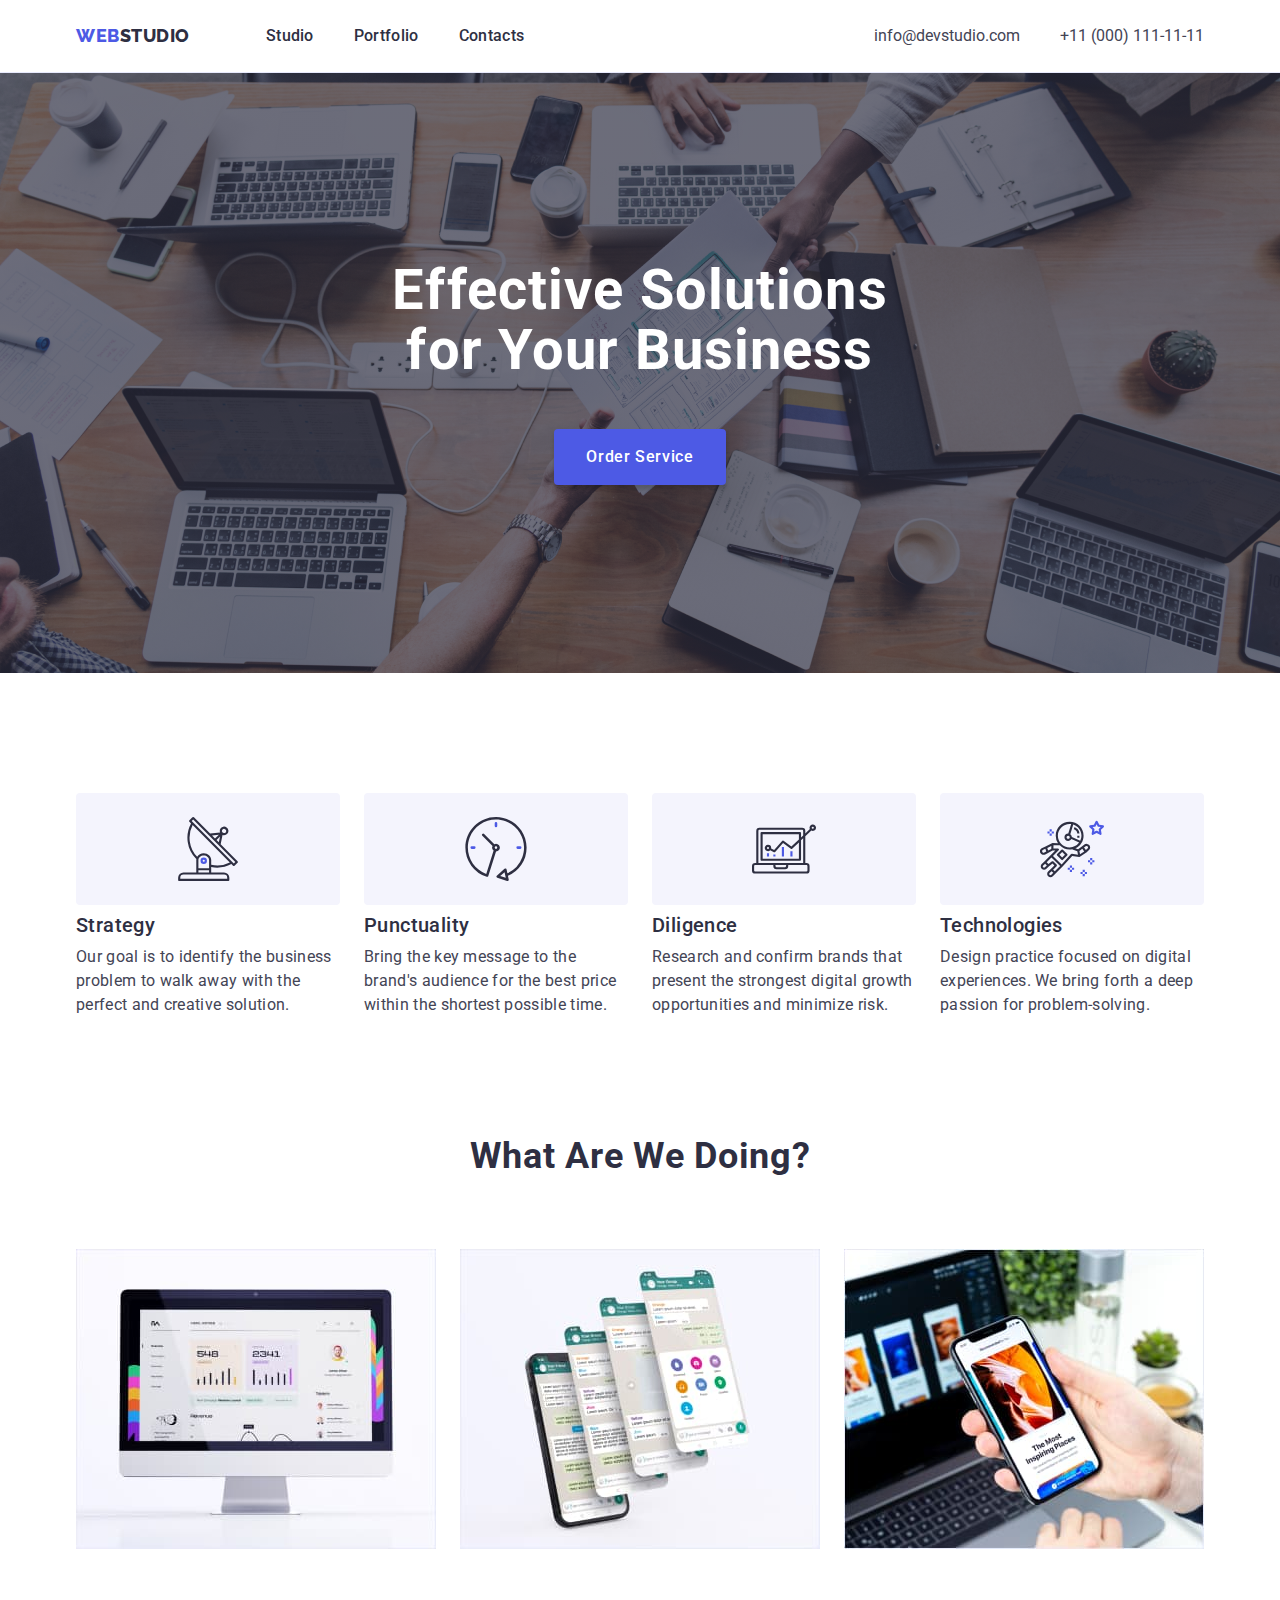
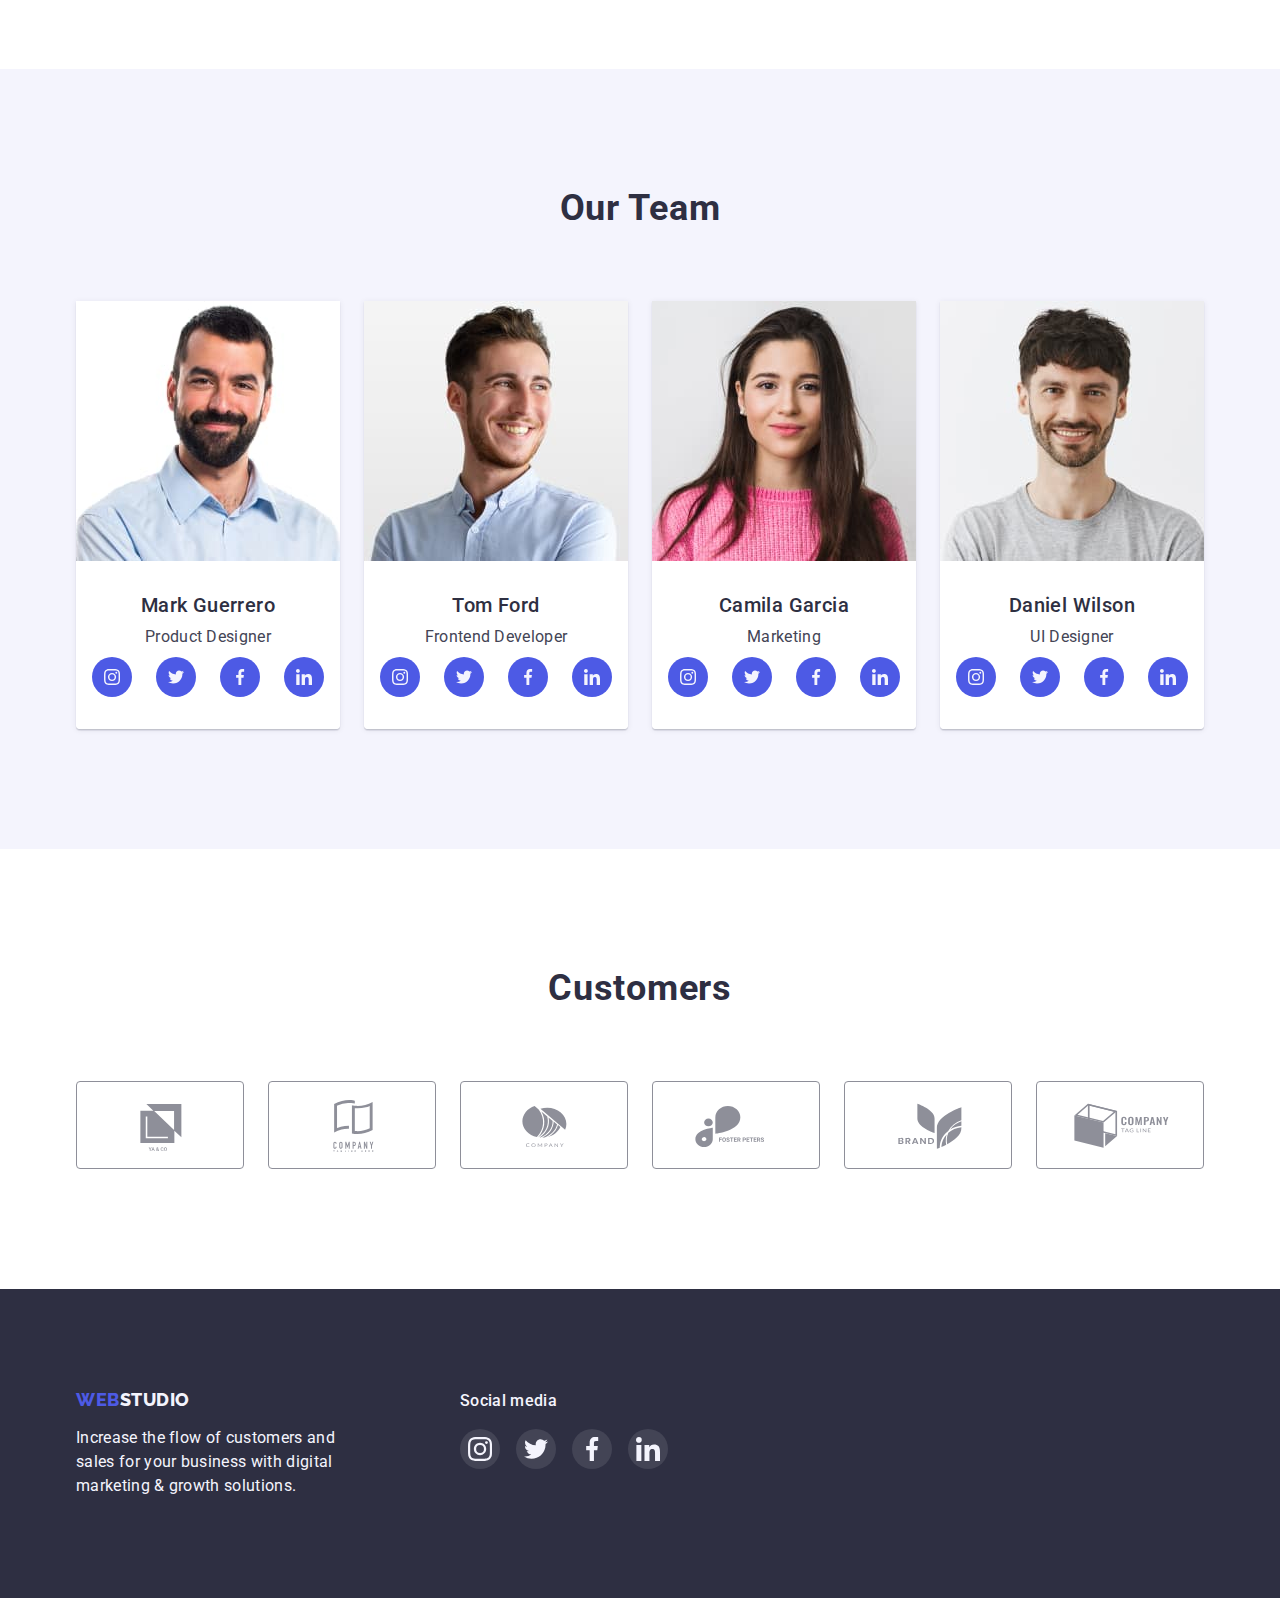
<file: index.html>
<!DOCTYPE html>
<html lang="en">
  <head>
    <meta charset="UTF-8" />
    <meta http-equiv="X-UA-Compatible" content="IE=edge" />
    <meta name="viewport" content="width=device-width, initial-scale=1.0" />
    <title>Studio</title>
    <link rel="preconnect" href="https://fonts.googleapis.com" />
    <link rel="preconnect" href="https://fonts.gstatic.com" crossorigin />
    <link
      href="https://fonts.googleapis.com/css2?family=Raleway:wght@800&family=Roboto:wght@400;500;700;900&display=swap"
      rel="stylesheet"
    />
    <link
      rel="stylesheet"
      href="https://cdnjs.cloudflare.com/ajax/libs/modern-normalize/1.1.0/modern-normalize.min.css"
    />
    <link rel="stylesheet" href="./css/styles.css" />
  </head>
  <body>
    <!-- Header -->
    <header class="page-header">
      <div class="container header">
        <nav class="navbar">
          <a href="./index.html" class="logo"
            ><span class="logo-web">WEB</span>STUDIO</a
          >
          <ul class="list">
            <li class="list-item">
              <a href="" class="link">Studio</a>
            </li>
            <li class="list-item">
              <a href="./portfolio.html" class="link">Portfolio</a>
            </li>
            <li class="list-item">
              <a href="" class="link">Contacts</a>
            </li>
          </ul>
        </nav>
        <ul class="contacts">
          <li>
            <a href="mailto:info@devstudio.com" class="link"
              >info@devstudio.com</a
            >
          </li>
          <li>
            <a href="tel:+110001111111" class="link">+11 (000) 111-11-11</a>
          </li>
        </ul>
      </div>
    </header>
    <!-- Main content -->
    <main>
      <!-- Hero -->
      <section class="hero-section">
        <div class="container hero">
          <h1 class="hero-title">Effective Solutions for Your Business</h1>
          <button type="button" class="hero-button">Order Service</button>
        </div>
      </section>
      <!-- Our values -->
      <section class="section our-values-section">
        <div class="container">
          <h2 class="visually-hidden">Our values</h2>
          <ul class="our-values-list">
            <li class="values-list-item">
              <div class="values-icon-container">
                <svg class="values-icon" width="64" height="64">
                  <use href="./images/icons.svg#icon-antenna"></use>
                </svg>
              </div>
              <h3>Strategy</h3>
              <p>
                Our goal is to identify the business problem to walk away with
                the perfect and creative solution.
              </p>
            </li>
            <li class="values-list-item">
              <div class="values-icon-container">
                <svg class="values-icon" width="64" height="64">
                  <use href="./images/icons.svg#icon-clock"></use>
                </svg>
              </div>
              <h3>Punctuality</h3>
              <p>
                Bring the key message to the brand's audience for the best price
                within the shortest possible time.
              </p>
            </li>
            <li class="values-list-item">
              <div class="values-icon-container">
                <svg class="values-icon" width="64" height="64">
                  <use href="./images/icons.svg#icon-diagram"></use>
                </svg>
              </div>
              <h3>Diligence</h3>
              <p>
                Research and confirm brands that present the strongest digital
                growth opportunities and minimize risk.
              </p>
            </li>
            <li class="values-list-item">
              <div class="values-icon-container">
                <svg class="values-icon" width="64" height="64">
                  <use href="./images/icons.svg#icon-astronaut"></use>
                </svg>
              </div>
              <h3>Technologies</h3>
              <p>
                Design practice focused on digital experiences. We bring forth a
                deep passion for problem-solving.
              </p>
            </li>
          </ul>
        </div>
      </section>
      <!-- What are we doing? -->
      <section class="section our-job-section">
        <div class="container">
          <h2 class="our-job-header">What are we doing?</h2>
          <ul class="our-job-list">
            <li>
              <img src="./images/img-1.jpeg" alt="Macbook" width="360" />
            </li>
            <li>
              <img src="./images/img-2.jpeg" alt="Phone screen" width="360" />
            </li>
            <li>
              <img
                src="./images/img-3.jpeg"
                alt="A man holds an iPhone"
                width="360"
              />
            </li>
          </ul>
        </div>
      </section>
      <!-- Our Team -->
      <section class="section our-team-section">
        <div class="container">
          <h2 class="our-team-header">Our Team</h2>
          <ul class="our-team-list">
            <li class="team-list-item">
              <img
                src="./images/mark.jpeg"
                alt="Mark Guerrero"
                width="264"
                height="260"
              />
              <div class="member-content">
                <h3>Mark Guerrero</h3>
                <p>Product Designer</p>
                <ul class="sm-list">
                  <li class="sm-list-item">
                    <a href="" class="sm-link">
                      <svg class="sm-icon" width="16" height="16">
                        <use href="./images/icons.svg#icon-instagram"></use>
                      </svg>
                    </a>
                  </li>
                  <li class="sm-list-item">
                    <a href="" class="sm-link">
                      <svg class="sm-icon" width="16" height="16">
                        <use href="./images/icons.svg#icon-twitter2"></use>
                      </svg>
                    </a>
                  </li>
                  <li class="sm-list-item">
                    <a href="" class="sm-link">
                      <svg class="sm-icon" width="16" height="16">
                        <use href="./images/icons.svg#icon-facebook"></use>
                      </svg>
                    </a>
                  </li>
                  <li class="sm-list-item">
                    <a href="" class="sm-link">
                      <svg class="sm-icon" width="16" height="16">
                        <use href="./images/icons.svg#icon-linkedin"></use>
                      </svg>
                    </a>
                  </li>
                </ul>
              </div>
            </li>
            <li class="team-list-item">
              <img
                src="./images/tomford.jpeg"
                alt="Tom Ford"
                width="264"
                height="260"
              />
              <div class="member-content">
                <h3>Tom Ford</h3>
                <p>Frontend Developer</p>
                <ul class="sm-list">
                  <li class="sm-list-item">
                    <a href="" class="sm-link">
                      <svg class="sm-icon" width="16" height="16">
                        <use href="./images/icons.svg#icon-instagram"></use>
                      </svg>
                    </a>
                  </li>
                  <li class="sm-list-item">
                    <a href="" class="sm-link">
                      <svg class="sm-icon" width="16" height="16">
                        <use href="./images/icons.svg#icon-twitter2"></use>
                      </svg>
                    </a>
                  </li>
                  <li class="sm-list-item">
                    <a href="" class="sm-link">
                      <svg class="sm-icon" width="16" height="16">
                        <use href="./images/icons.svg#icon-facebook"></use>
                      </svg>
                    </a>
                  </li>
                  <li class="sm-list-item">
                    <a href="" class="sm-link">
                      <svg class="sm-icon" width="16" height="16">
                        <use href="./images/icons.svg#icon-linkedin"></use>
                      </svg>
                    </a>
                  </li>
                </ul>
              </div>
            </li>
            <li class="team-list-item">
              <img
                src="./images/camila.jpeg"
                alt="Camila Garcia"
                width="264"
                height="260"
              />
              <div class="member-content">
                <h3>Camila Garcia</h3>
                <p>Marketing</p>
                <ul class="sm-list">
                  <li class="sm-list-item">
                    <a href="" class="sm-link">
                      <svg class="sm-icon" width="16" height="16">
                        <use href="./images/icons.svg#icon-instagram"></use>
                      </svg>
                    </a>
                  </li>
                  <li class="sm-list-item">
                    <a href="" class="sm-link">
                      <svg class="sm-icon" width="16" height="16">
                        <use href="./images/icons.svg#icon-twitter2"></use>
                      </svg>
                    </a>
                  </li>
                  <li class="sm-list-item">
                    <a href="" class="sm-link">
                      <svg class="sm-icon" width="16" height="16">
                        <use href="./images/icons.svg#icon-facebook"></use>
                      </svg>
                    </a>
                  </li>
                  <li class="sm-list-item">
                    <a href="" class="sm-link">
                      <svg class="sm-icon" width="16" height="16">
                        <use href="./images/icons.svg#icon-linkedin"></use>
                      </svg>
                    </a>
                  </li>
                </ul>
              </div>
            </li>
            <li class="team-list-item">
              <img
                src="./images/daniel.jpeg"
                alt="Daniel Wilson"
                width="264"
                height="260"
              />
              <div class="member-content">
                <h3>Daniel Wilson</h3>
                <p>UI Designer</p>
                <ul class="sm-list">
                  <li class="sm-list-item">
                    <a href="" class="sm-link">
                      <svg class="sm-icon" width="16" height="16">
                        <use href="./images/icons.svg#icon-instagram"></use>
                      </svg>
                    </a>
                  </li>
                  <li class="sm-list-item">
                    <a href="" class="sm-link">
                      <svg class="sm-icon" width="16" height="16">
                        <use href="./images/icons.svg#icon-twitter2"></use>
                      </svg>
                    </a>
                  </li>
                  <li class="sm-list-item">
                    <a href="" class="sm-link">
                      <svg class="sm-icon" width="16" height="16">
                        <use href="./images/icons.svg#icon-facebook"></use>
                      </svg>
                    </a>
                  </li>
                  <li class="sm-list-item">
                    <a href="" class="sm-link">
                      <svg class="sm-icon" width="16" height="16">
                        <use href="./images/icons.svg#icon-linkedin"></use>
                      </svg>
                    </a>
                  </li>
                </ul>
              </div>
            </li>
          </ul>
        </div>
      </section>
      <!-- Customers section -->
      <section class="section customers-section">
        <div class="container">
          <h2 class="customers-header">Customers</h2>
          <ul class="customers-list">
            <li class="customers-list-item">
              <a href="" class="customers-link">
                <svg class="customers-icon" width="104" height="56">
                  <use href="./images/icons.svg#icon-yako"></use>
                </svg>
              </a>
            </li>
            <li class="customers-list-item">
              <a href="" class="customers-link">
                <svg class="customers-icon" width="104" height="56">
                  <use href="./images/icons.svg#icon-taglinehere"></use>
                </svg>
              </a>
            </li>
            <li class="customers-list-item">
              <a href="" class="customers-link">
                <svg class="customers-icon" width="104" height="56">
                  <use href="./images/icons.svg#icon-company"></use>
                </svg>
              </a>
            </li>
            <li class="customers-list-item">
              <a href="" class="customers-link">
                <svg class="customers-icon" width="104" height="56">
                  <use href="./images/icons.svg#icon-foster"></use>
                </svg>
              </a>
            </li>
            <li class="customers-list-item">
              <a href="" class="customers-link">
                <svg class="customers-icon" width="104" height="56">
                  <use href="./images/icons.svg#icon-brand"></use>
                </svg>
              </a>
            </li>
            <li class="customers-list-item">
              <a href="" class="customers-link">
                <svg class="customers-icon" width="104" height="56">
                  <use href="./images/icons.svg#icon-tagline"></use>
                </svg>
              </a>
            </li>
          </ul>
        </div>
      </section>
    </main>
    <!-- Footer -->
    <footer class="site-footer">
      <div class="container footer-container">
        <div class="footer-content">
          <a href="./index.html" class="logo"
            ><span class="logo-web">WEB</span>STUDIO</a
          >
          <p>
            Increase the flow of customers and sales for your business with
            digital marketing & growth solutions.
          </p>
        </div>
        <div class="footer-sm">
          <p class="footer-sm-par">Social media</p>
          <ul class="footer-sm-list">
            <li class="footer-sm-list-item">
              <a href="" class="footer-sm-link">
                <svg class="footer-sm-icon" width="24" height="24">
                  <use href="./images/icons.svg#icon-instagram"></use>
                </svg>
              </a>
            </li>
            <li class="footer-sm-list-item">
              <a href="" class="footer-sm-link">
                <svg class="footer-sm-icon" width="24" height="24">
                  <use href="./images/icons.svg#icon-twitter2"></use>
                </svg>
              </a>
            </li>
            <li class="footer-sm-list-item">
              <a href="" class="footer-sm-link">
                <svg class="footer-sm-icon" width="24" height="24">
                  <use href="./images/icons.svg#icon-facebook"></use>
                </svg>
              </a>
            </li>
            <li class="footer-sm-list-item">
              <a href="" class="footer-sm-link">
                <svg class="footer-sm-icon" width="24" height="24">
                  <use href="./images/icons.svg#icon-linkedin"></use>
                </svg>
              </a>
            </li>
          </ul>
        </div>
      </div>
    </footer>
  </body>
</html>
</file>
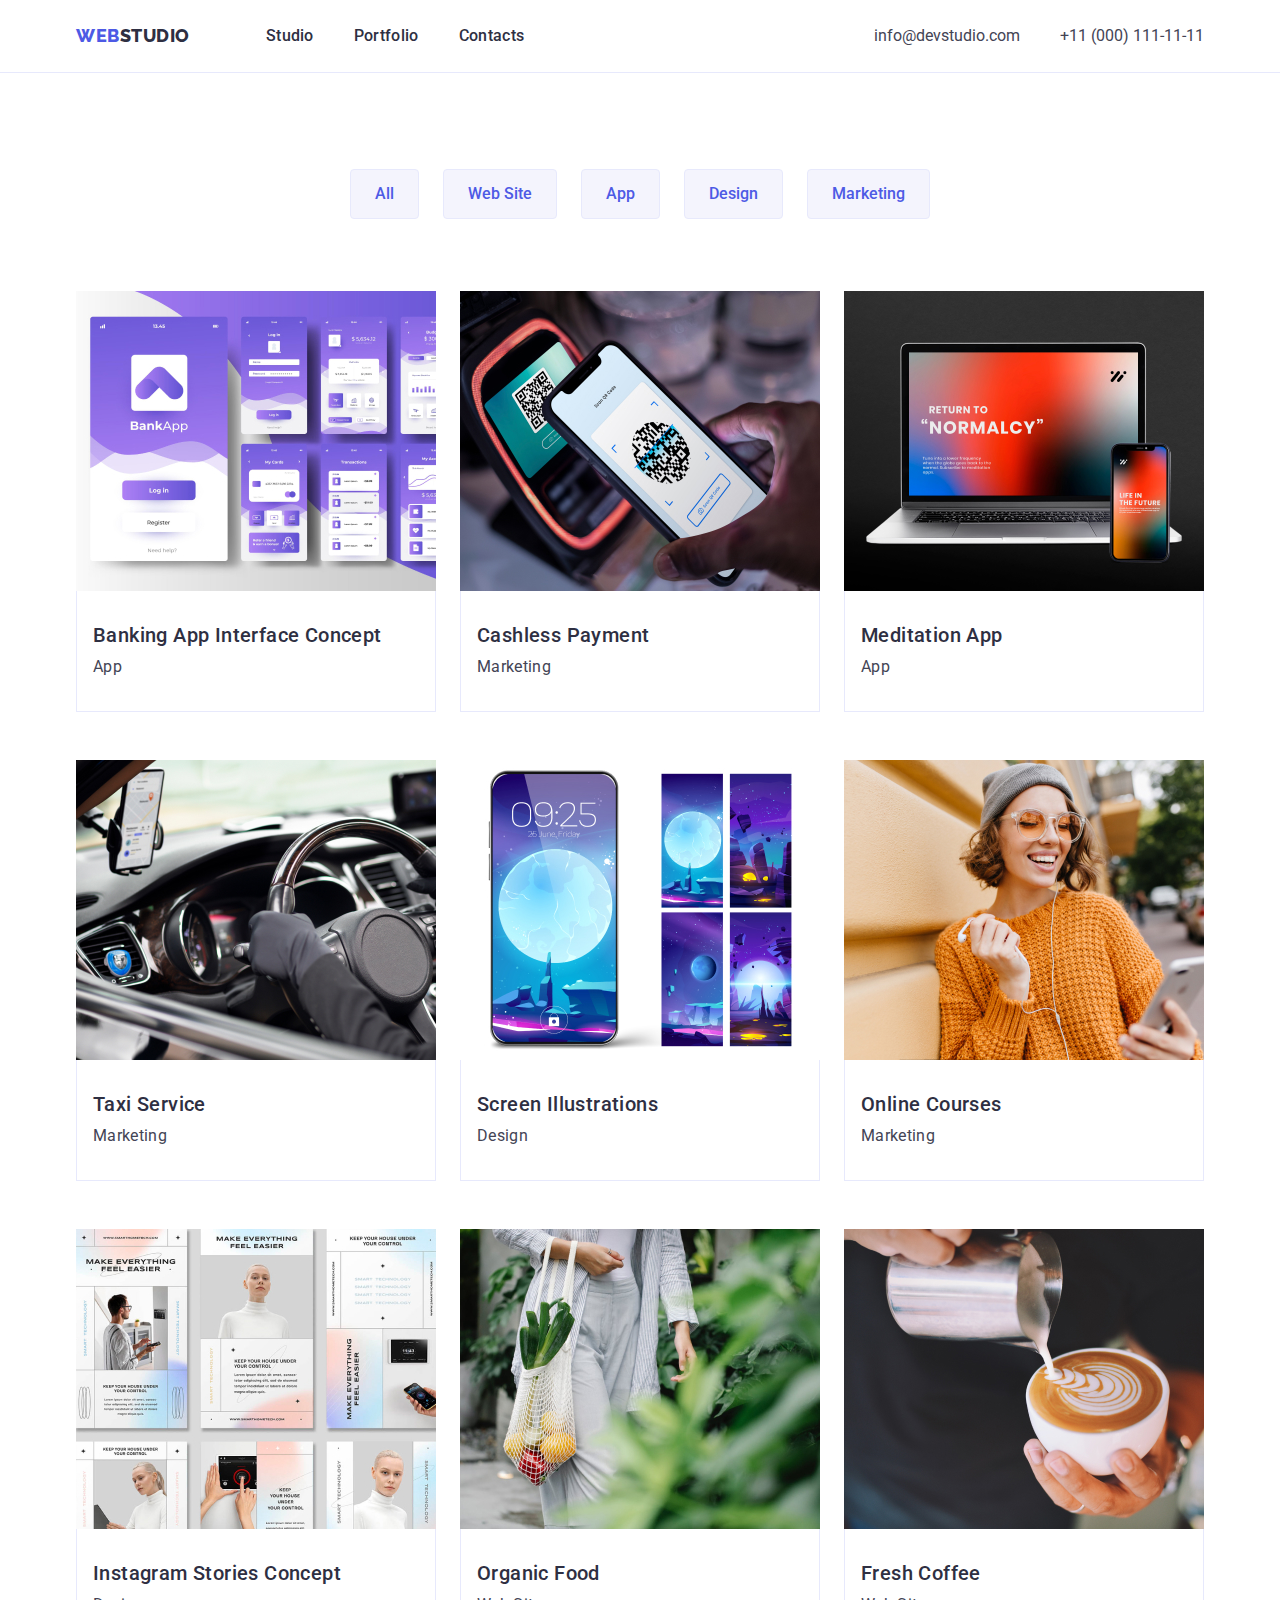
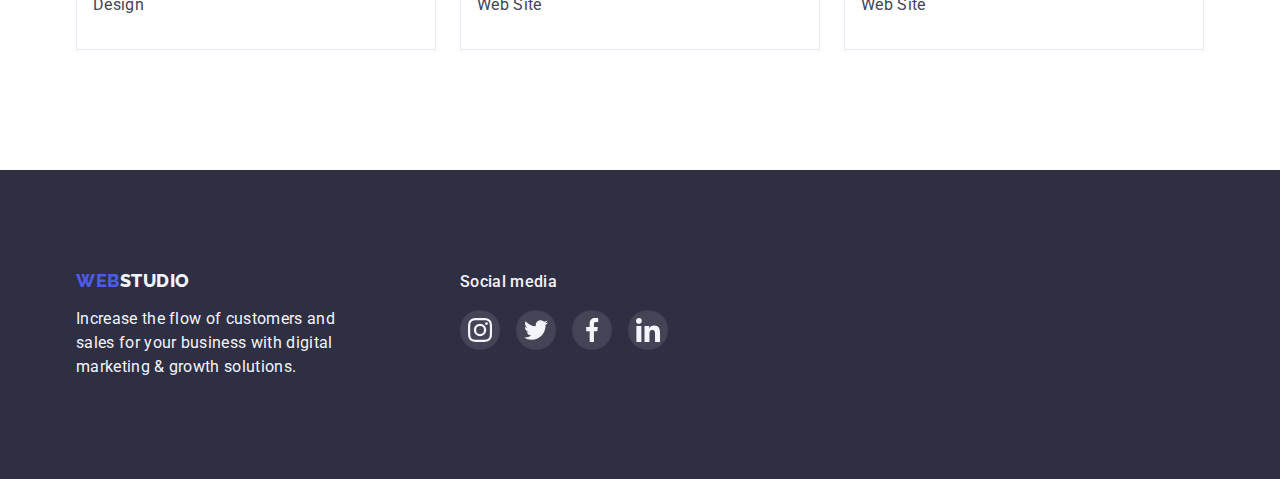
<file: portfolio.html>
<!DOCTYPE html>
<html lang="en">
  <head>
    <meta charset="UTF-8" />
    <meta http-equiv="X-UA-Compatible" content="IE=edge" />
    <meta name="viewport" content="width=device-width, initial-scale=1.0" />
    <title>Portfolio</title>
    <link rel="preconnect" href="https://fonts.googleapis.com" />
    <link rel="preconnect" href="https://fonts.gstatic.com" crossorigin />
    <link
      href="https://fonts.googleapis.com/css2?family=Raleway:wght@800&family=Roboto:wght@400;500;700;900&display=swap"
      rel="stylesheet"
    />
    <link
      rel="stylesheet"
      href="https://cdnjs.cloudflare.com/ajax/libs/modern-normalize/1.1.0/modern-normalize.min.css"
    />
    <link rel="stylesheet" href="./css/styles.css" />
  </head>
  <body>
    <!-- Header -->
    <header class="page-header">
      <div class="container header">
        <nav class="navbar">
          <a href="./index.html" class="logo"
            ><span class="logo-web">WEB</span>STUDIO</a
          >
          <ul class="list">
            <li class="list-item">
              <a href="" class="link">Studio</a>
            </li>
            <li class="list-item">
              <a href="./portfolio.html" class="link">Portfolio</a>
            </li>
            <li class="list-item">
              <a href="" class="link">Contacts</a>
            </li>
          </ul>
        </nav>
        <ul class="contacts">
          <li>
            <a href="mailto:info@devstudio.com" class="link"
              >info@devstudio.com</a
            >
          </li>
          <li>
            <a href="tel:+110001111111" class="link">+11 (000) 111-11-11</a>
          </li>
        </ul>
      </div>
    </header>
    <!-- Main content -->
    <main>
      <section class="portfolio">
        <h1 class="visually-hidden">Portfolio</h1>
        <ul class="filter">
          <li><button type="button" class="button">All</button></li>
          <li><button type="button" class="button">Web Site</button></li>
          <li><button type="button" class="button">App</button></li>
          <li><button type="button" class="button">Design</button></li>
          <li><button type="button" class="button">Marketing</button></li>
        </ul>
        <div class="container">
          <ul class="portfolio-card-set">
            <li class="card-set-item">
              <a href="" class="link card-link">
                <img
                  src="./images/portfolio1.jpeg"
                  alt="Banking App Interface layout"
                  width="360"
                />
                <div class="card-content">
                  <h2>Banking App Interface Concept</h2>
                  <p>App</p>
                </div>
              </a>
            </li>
            <li class="card-set-item">
              <a href="" class="link card-link">
                <img
                  src="./images/portfolio2.jpeg"
                  alt="Cashless payment in action"
                  width="360"
                  height="300"
                />
                <div class="card-content">
                  <h2>Cashless Payment</h2>
                  <p>Marketing</p>
                </div>
              </a>
            </li>
            <li class="card-set-item">
              <a href="" class="link card-link">
                <img
                  src="./images/portfolio3.jpeg"
                  alt="Laptop screen"
                  width="360"
                  height="300"
                />
                <div class="card-content">
                  <h2>Meditation App</h2>
                  <p>App</p>
                </div>
              </a>
            </li>
            <li class="card-set-item">
              <a href="" class="link card-link">
                <img
                  src="./images/portfolio4.jpeg"
                  alt="A man drives a car"
                  width="360"
                  height="300"
                />
                <div class="card-content">
                  <h2>Taxi Service</h2>
                  <p>Marketing</p>
                </div>
              </a>
            </li>
            <li class="card-set-item">
              <a href="" class="link card-link">
                <img
                  src="./images/portfolio5.jpeg"
                  alt="Mobile phone interface"
                  width="360"
                  height="300"
                />
                <div class="card-content">
                  <h2>Screen Illustrations</h2>
                  <p>Design</p>
                </div>
              </a>
            </li>
            <li class="card-set-item">
              <a href="" class="link card-link">
                <img
                  src="./images/portfolio6.jpeg"
                  alt="Happy girl looking at her mobile phone screen"
                  width="360"
                  height="300"
                />
                <div class="card-content">
                  <h2>Online Courses</h2>
                  <p>Marketing</p>
                </div>
              </a>
            </li>
            <li class="card-set-item">
              <a href="" class="link card-link">
                <img
                  src="./images/portfolio7.jpeg"
                  alt="Instagram stories concept layout"
                  width="360"
                  height="300"
                />
                <div class="card-content">
                  <h2>Instagram Stories Concept</h2>
                  <p>Design</p>
                </div>
              </a>
            </li>
            <li class="card-set-item">
              <a href="" class="link card-link">
                <img
                  src="./images/portfolio8.jpeg"
                  alt="A woman carrying a bag with vegetables"
                  width="360"
                  height="300"
                />
                <div class="card-content">
                  <h2>Organic Food</h2>
                  <p>Web Site</p>
                </div>
              </a>
            </li>
            <li class="card-set-item">
              <a href="" class="link card-link">
                <img
                  src="./images/portfolio9.jpeg"
                  alt="A cup of delicious coffee"
                  width="360"
                  height="300"
                />
                <div class="card-content">
                  <h2>Fresh Coffee</h2>
                  <p>Web Site</p>
                </div>
              </a>
            </li>
          </ul>
        </div>
      </section>
    </main>
    <!-- Footer -->
    <footer class="site-footer">
      <div class="container footer-container">
        <div class="footer-content">
          <a href="./index.html" class="logo"
            ><span class="logo-web">WEB</span>STUDIO</a
          >
          <p>
            Increase the flow of customers and sales for your business with
            digital marketing & growth solutions.
          </p>
        </div>
        <div class="footer-sm">
          <p class="footer-sm-par">Social media</p>
          <ul class="footer-sm-list">
            <li class="footer-sm-list-item">
              <a href="" class="footer-sm-link">
                <svg class="footer-sm-icon" width="24" height="24">
                  <use href="./images/icons.svg#icon-instagram"></use>
                </svg>
              </a>
            </li>
            <li class="footer-sm-list-item">
              <a href="" class="footer-sm-link">
                <svg class="footer-sm-icon" width="24" height="24">
                  <use href="./images/icons.svg#icon-twitter2"></use>
                </svg>
              </a>
            </li>
            <li class="footer-sm-list-item">
              <a href="" class="footer-sm-link">
                <svg class="footer-sm-icon" width="24" height="24">
                  <use href="./images/icons.svg#icon-facebook"></use>
                </svg>
              </a>
            </li>
            <li class="footer-sm-list-item">
              <a href="" class="footer-sm-link">
                <svg class="footer-sm-icon" width="24" height="24">
                  <use href="./images/icons.svg#icon-linkedin"></use>
                </svg>
              </a>
            </li>
          </ul>
        </div>
      </div>
    </footer>
  </body>
</html>
</file>
<file: css/styles.css>
/* Палітра кольорів 
Колір основного тексту #2e2f42 (Navy Blue)
Колір другорядного тексту background: #434455;(Slate)
Білий колір #FFFFFF;
Клауд колір #F4F4FD;
Фіолетовий: #4D5AE5;
Фіолетовий при наведенні на кнопку background: #404BBF;
*/

:root {
  --primary-text-color: #2e2f42;
  --seconadry-text-color: #434455;
  --light-slate-color: #8e8f99;
  --text-color-white: #ffffff;
  --text-color-cloud: #f4f4fd;
  --corn-flower-color: #e7e9fc;
  --text-color-iris: #4d5ae5;
  --text-color-ocean: #404bbf;
  --success-color: #31d0aa;
}

body {
  font-family: "Roboto", sans-serif;
  color: var(--primary-text-color);
}

.link {
  text-decoration: none;
}

h1,
h2,
h3,
h4,
h5,
h6,
p,
ul {
  margin: 0;
  padding: 0;
}

.container {
  max-width: 1158px;
  padding-left: 15px;
  padding-right: 15px;
  margin-left: auto;
  margin-right: auto;
}

ul {
  list-style: none;
}

.section {
  padding-top: 120px;
  padding-bottom: 120px;
}

img {
  display: block;
}
/* Зробив це для того, щоб не було проміжку між фото і рамкою в кардсеті портфолі, але не знаю чи це правильно і чи не нашкодить в майбутньому */

/* Header */

.page-header {
  border-bottom: 1px solid var(--corn-flower-color);
}

.container.header {
  display: flex;
  align-items: center;
}

.navbar {
  display: flex;
  align-items: center;
}

.navbar .list {
  display: flex;
  gap: 40px;
}

.logo {
  display: block;
  font-family: "Raleway";
  font-weight: 800;
  font-size: 18px;
  line-height: 1.17;
  letter-spacing: 0.03em;
  text-transform: uppercase;
  text-decoration: none;
  color: var(--primary-text-color);
  margin-right: 76px;
}
.logo .logo-web {
  color: var(--text-color-iris);
}

.list-item .link:hover,
.list-item .link:focus {
  color: var(--text-color-ocean);
}

.navbar .link {
  display: block;
  color: var(--primary-text-color);
  font-weight: 500;
  font-size: 16px;
  line-height: 1.5;
  letter-spacing: 0.02em;
  padding: 24px 0;
}

.contacts {
  display: flex;
  gap: 40px;
  margin-left: auto;
}

.contacts .link {
  display: block;
  color: var(--seconadry-text-color);
  padding: 24px 0;
}

.contacts .link:hover,
.contacts .link:focus {
  color: var(--text-color-ocean);
}

/* Footer */

.site-footer {
  background-color: var(--primary-text-color);
  padding-top: 100px;
  padding-bottom: 100px;
}

.footer-container {
  display: flex;
}

.footer-content {
  width: 264px;
  margin-right: 120px;
}

.footer-content .logo {
  margin-bottom: 16px;
}

.site-footer .logo-web {
  font-family: "Raleway";
  font-weight: 800;
  font-size: 18px;
  line-height: 1.17;
  letter-spacing: 0.03em;
  color: var(--text-color-iris);
}

.site-footer .logo {
  font-family: "Raleway";
  font-weight: 800;
  font-size: 18px;
  line-height: 1.17;
  letter-spacing: 0.03em;
  color: var(--text-color-cloud);
}

.site-footer p {
  font-size: 16px;
  line-height: 1.5;
  letter-spacing: 0.02em;
  color: var(--text-color-cloud);
}

.footer-sm-par {
  font-weight: 500;
  margin-bottom: 16px;
}

.footer-sm-list {
  display: flex;
  gap: 16px;
}

.footer-sm-link {
  display: flex;
  justify-content: center;
  align-items: center;
  width: 40px;
  height: 40px;
  background-color: var(--seconadry-text-color);
  border: none;
  border-radius: 50%;
  fill: var(--text-color-cloud);
}

.footer-sm-link:hover {
  background-color: var(--success-color);
}

/* Main page */

/* Hero */

.hero-section {
  margin-left: auto;
  margin-right: auto;
  height: 600px;
  max-width: 1440px;
  background-color: var(--primary-text-color);
  background-image: linear-gradient(
      to right,
      rgba(46, 47, 66, 0.7),
      rgba(46, 47, 66, 0.7)
    ),
    url(../images/people-office1.jpg);
  background-repeat: no-repeat;
  background-position: center;
  background-size: cover;
  text-align: center;
  padding-top: 188px;
  padding-bottom: 188px;
}

.hero-title {
  width: 496px;
  margin-left: auto;
  margin-right: auto;
  font-weight: 700;
  font-size: 56px;
  line-height: 1.07;
  letter-spacing: 0.02em;
  color: var(--text-color-white);
  margin-bottom: 48px;
}
.hero-button {
  color: var(--text-color-white);
  background-color: var(--text-color-iris);
  font-weight: 500;
  font-size: 16px;
  line-height: 1.5;
  letter-spacing: 0.04em;
  cursor: pointer;
  box-shadow: 0px 4px 4px rgba(0, 0, 0, 0.15);
  border-radius: 4px;
  padding: 16px 32px;
  border: none;
}

.hero-button:hover,
.hero-button:focus {
  background-color: var(--text-color-ocean);
}

/* Our values */

.our-values-section {
  padding-bottom: 0;
}

.visually-hidden {
  position: absolute;
  white-space: nowrap;
  width: 1px;
  height: 1px;
  overflow: hidden;
  border: 0;
  padding: 0;
  clip: rect(0 0 0 0);
  clip-path: inset(50%);
  margin: -1px;
}

.our-values-list {
  display: flex;
  gap: 24px;
}

.values-list-item {
  width: calc((100% - 72px) / 4);
}

.values-icon-container {
  display: flex;
  justify-content: center;
  align-items: center;
  height: 112px;
  background-color: var(--text-color-cloud);
  border: none;
  border-radius: 4px;
  margin-bottom: 8px;
}

.our-values-section h3 {
  font-weight: 500;
  font-size: 20px;
  line-height: 1.2;
  letter-spacing: 0.02em;
  margin-bottom: 8px;
}
.our-values-section p {
  font-size: 16px;
  line-height: 1.5;
  letter-spacing: 0.02em;
  color: var(--seconadry-text-color);
}
/* What are we doing */

.our-job-header {
  margin-bottom: 72px;
}

.our-job-list {
  display: flex;
  gap: 24px;
}

.our-job-section h2 {
  text-align: center;
  font-weight: 700;
  font-size: 36px;
  line-height: 1.11;
  letter-spacing: 0.02em;
  text-transform: capitalize;
}

/* Our team */

.our-team-section {
  background-color: var(--text-color-cloud);
}

.our-team-header {
  text-align: center;
  font-weight: 700;
  font-size: 36px;
  line-height: 1.11;
  letter-spacing: 0.02em;
  text-transform: capitalize;
  margin-bottom: 72px;
}

.our-team-list {
  display: flex;
  gap: 24px;
}

.team-list-item {
  box-shadow: 0px 1px 6px rgba(46, 47, 66, 0.08),
    0px 1px 1px rgba(46, 47, 66, 0.16), 0px 2px 1px rgba(46, 47, 66, 0.08);
  border-radius: 0 0 4px 4px;
}

.our-team-section h3 {
  font-style: normal;
  font-weight: 500;
  font-size: 20px;
  line-height: 1.2;
  letter-spacing: 0.02em;
  margin-bottom: 8px;
}

.our-team-section p {
  font-size: 16px;
  line-height: 1.5;
  letter-spacing: 0.02em;
  color: var(--seconadry-text-color);
  margin-bottom: 8px;
}

.member-content {
  background-color: white;
  text-align: center;
  padding: 32px 0;
  border-radius: 0 0 4px 4px;
}

.sm-list {
  display: flex;
  justify-content: center;
  align-items: center;
  gap: 24px;
}

.sm-link {
  display: flex;
  justify-content: center;
  align-items: center;
  width: 40px;
  height: 40px;
  background-color: var(--text-color-iris);
  border-radius: 50%;
  fill: var(--text-color-cloud);
}

.sm-link:hover {
  background-color: var(--text-color-ocean);
}

/* Customers */

.customers-header {
  margin-bottom: 72px;
  text-align: center;
  font-weight: 700;
  font-size: 36px;
  line-height: 1.11;
  letter-spacing: 0.02em;
  text-transform: capitalize;
  margin-bottom: 72px;
}

.customers-list {
  display: flex;
  justify-content: center;
  align-items: center;
  gap: 24px;
}

.customers-list-item {
  width: calc(100% - 120px / 5);
}

.customers-link {
  display: flex;
  justify-content: center;
  align-items: center;
  width: 100%;
  height: 88px;
  border: 1px solid var(--light-slate-color);
  border-radius: 4px;
  fill: var(--light-slate-color);
}

.customers-link:hover {
  border-color: var(--text-color-ocean);
  fill: var(--text-color-ocean);
}

/* Portfolio page */

.portfolio {
  padding-top: 96px;
  padding-bottom: 120px;
}

.portfolio-header {
  display: none;
}

/* Filter */

.filter {
  display: flex;
  justify-content: center;
  gap: 24px;
  margin-bottom: 72px;
}

.filter .button {
  color: var(--text-color-iris);
  background-color: var(--text-color-cloud);
  font-weight: 500;
  font-size: 16px;
  font-family: inherit;
  line-height: 1.5;
  cursor: pointer;
  border: none;
  padding: 12px 24px;
  border: 1px solid var(--corn-flower-color);
  border-radius: 4px;
}

.filter .button:hover,
.filter .button:focus {
  color: var(--text-color-white);
  background-color: var(--text-color-ocean);
  border-color: var(--text-color-ocean);
  box-shadow: 0px 3px 1px rgba(0, 0, 0, 0.1), 0px 2px 1px rgba(0, 0, 0, 0.08),
    0px 2px 2px rgba(0, 0, 0, 0.12);
}

/* Portfolio items */

.portfolio-card-set {
  display: flex;
  flex-wrap: wrap;
  gap: 48px 24px;
}

.card-link {
  display: block;
}

.card-link:hover {
  box-shadow: 0px 1px 6px rgba(46, 47, 66, 0.08),
    0px 1px 1px rgba(46, 47, 66, 0.16), 0px 2px 1px rgba(46, 47, 66, 0.08);
}

.card-content {
  padding-top: 32px;
  padding-bottom: 32px;
  padding-left: 16px;
  border: 1px solid var(--corn-flower-color);
  border-top: 0;
}

.portfolio-card-set h2 {
  font-weight: 500;
  font-size: 20px;
  line-height: 1.2;
  letter-spacing: 0.02em;
  color: var(--primary-text-color);
  margin-bottom: 8px;
}

.portfolio-card-set p {
  font-size: 16px;
  line-height: 1.5;
  letter-spacing: 0.02em;
  color: var(--seconadry-text-color);
}
</file>
